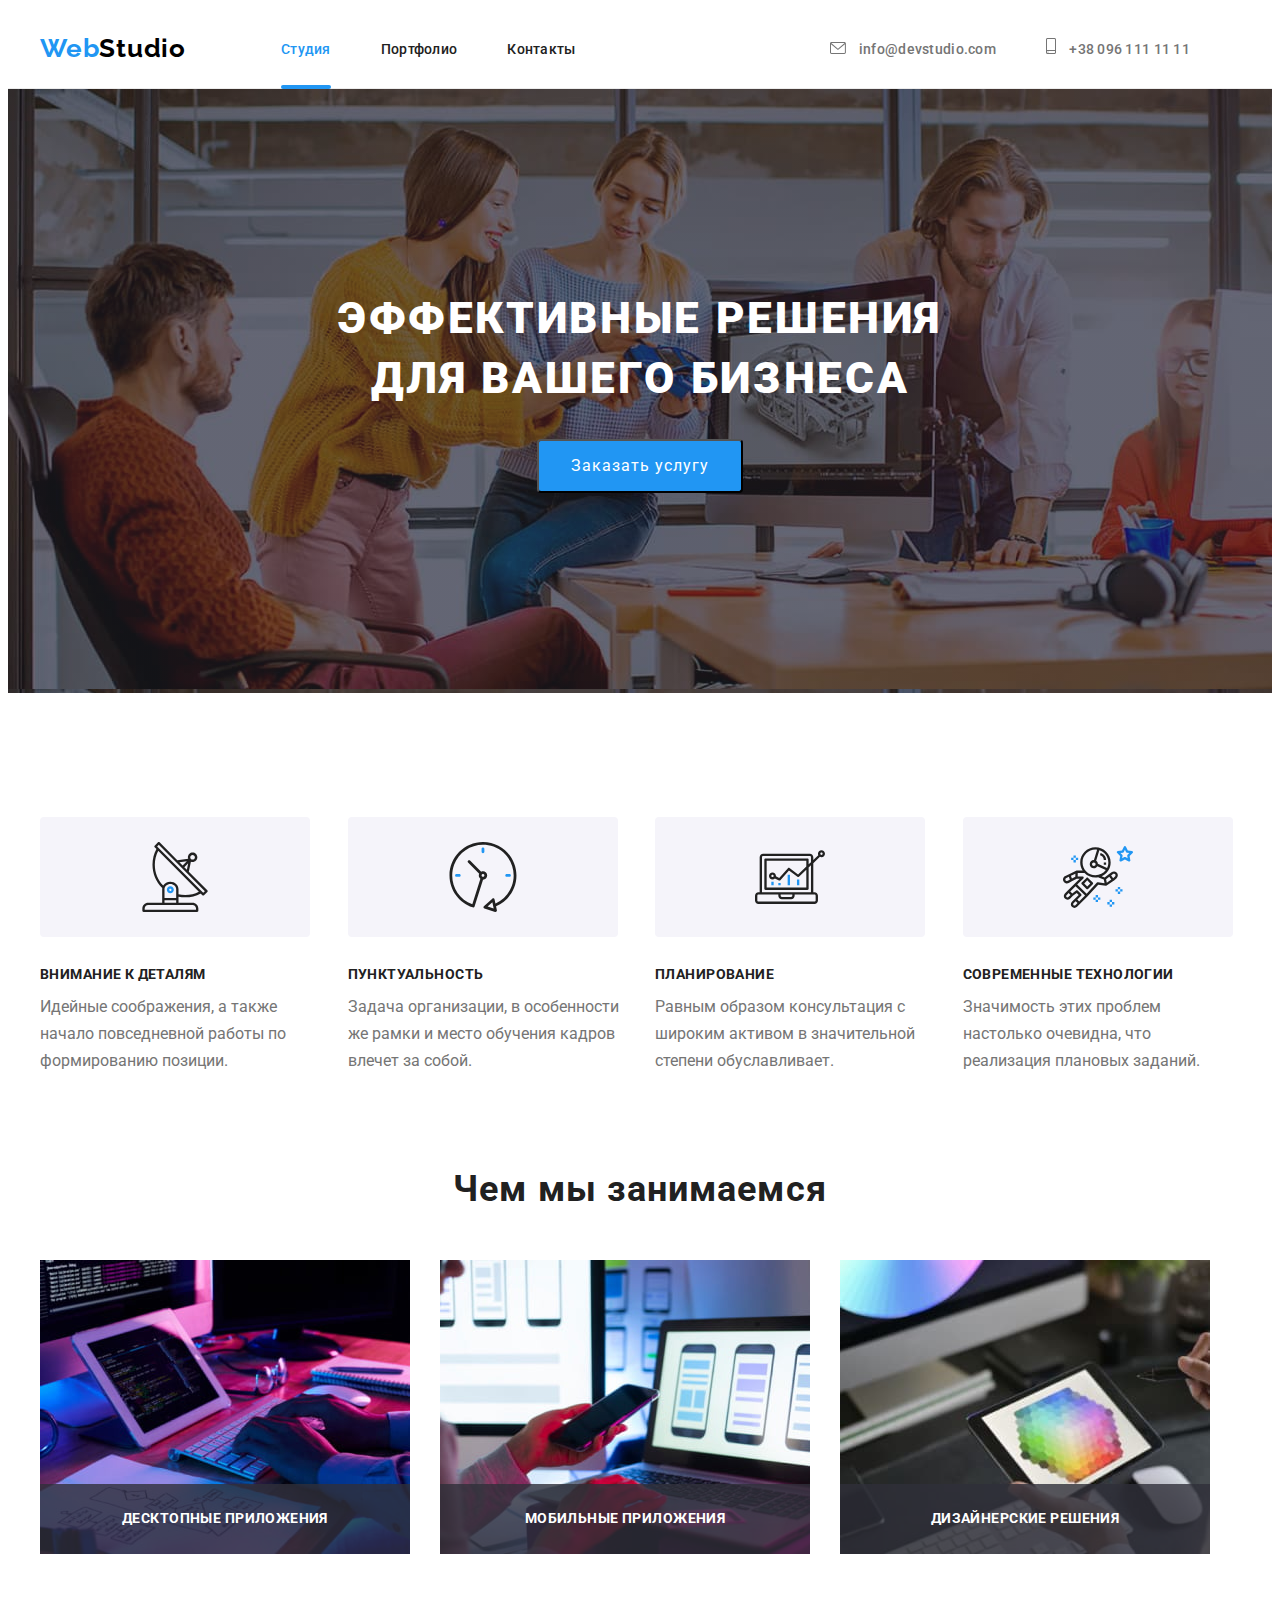
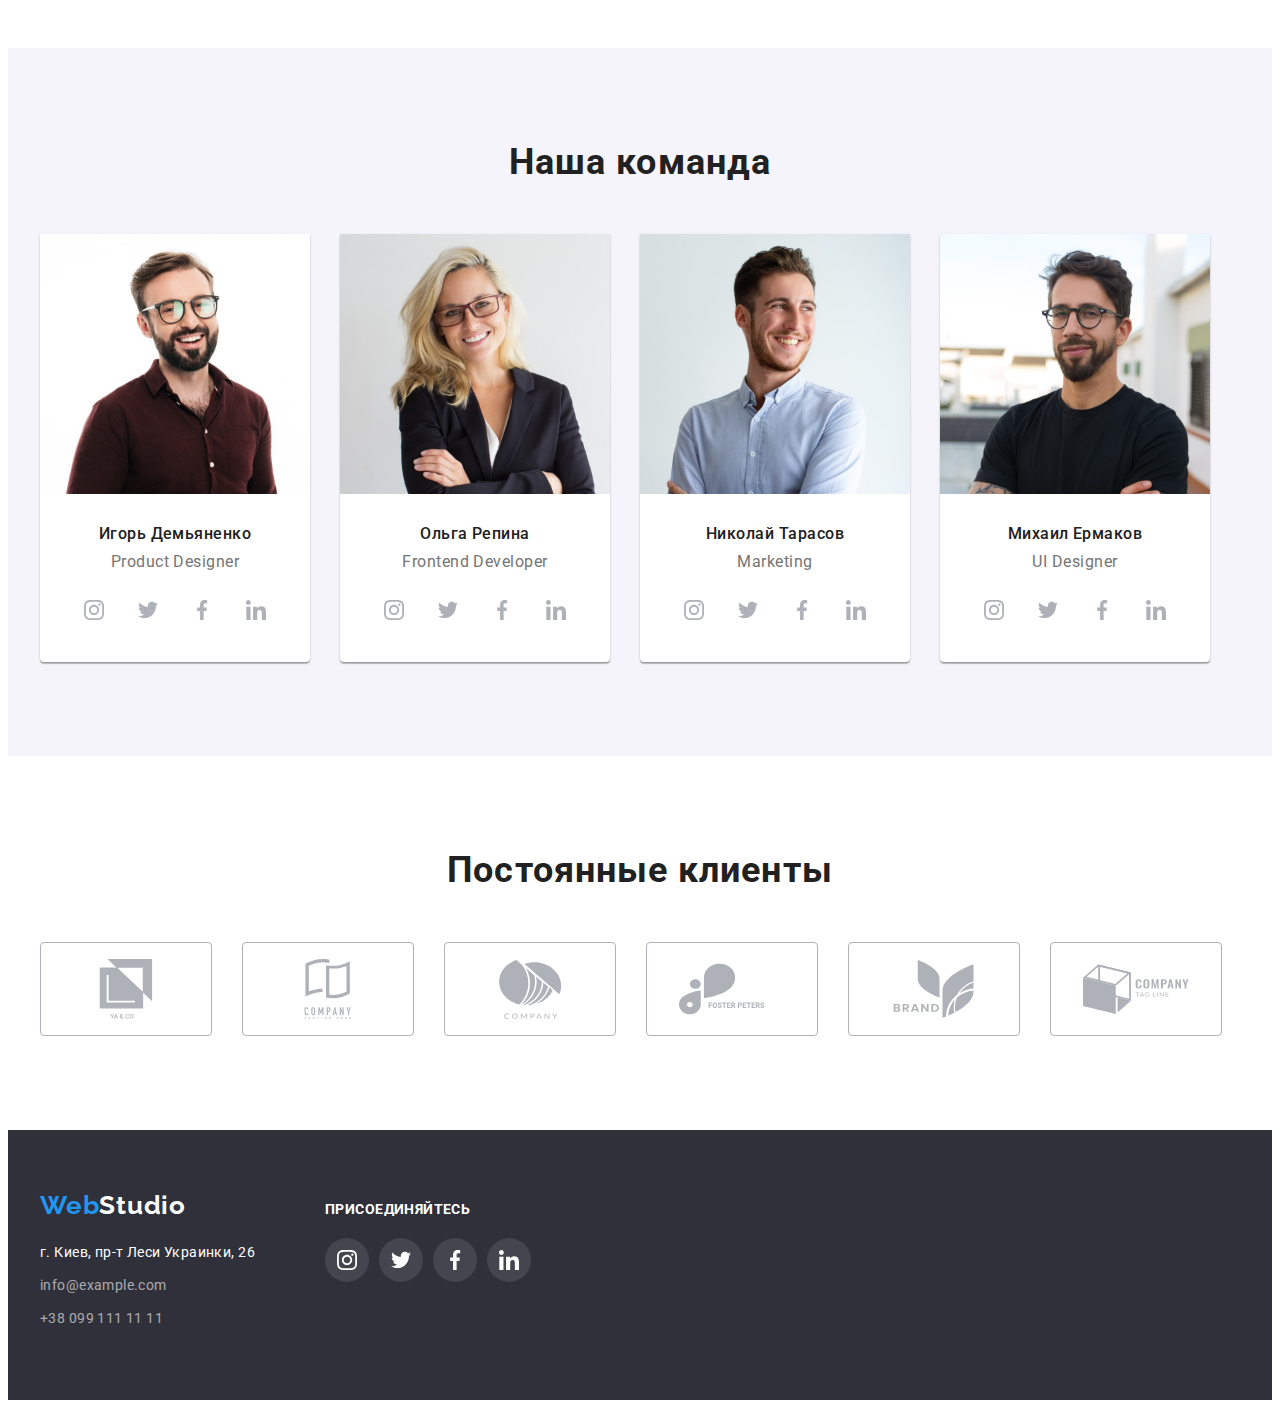
<file: index.html>
<!DOCTYPE html>
<html lang="ru">
<head>
  <meta charset="UTF-8">
  <meta http-equiv="X-UA-Compatible" content="IE=edge">
  <meta name="viewport" content="width=device-width, initial-scale=1.0">
  <title>WebStudio</title>
  <link rel="preconnect" href="https://fonts.gstatic.com">
  <link href="https://fonts.googleapis.com/css2?family=Raleway:wght@700&family=Roboto:wght@400;500;700;900&display=swap" rel="stylesheet">
  <link rel="stylesheet" href="https://cdnjs.cloudflare.com/ajax/libs/modern-normalize/1.0.0/modern-normalize.min.css" integrity="sha512-ISS7cAi1PEhQ8jnbJpJZMd29NlhNj4AWYyLOSp2CE/CsHxTCu+r+t0D2yoJudVrd0/8fTVPUVDzY5Tvli75u/g==" crossorigin="anonymous" referrerpolicy="no-referrer" />
  <link
  rel="stylesheet"
  href="https://cdnjs.cloudflare.com/ajax/libs/animate.css/4.1.1/animate.min.css"
/>
  <link rel="stylesheet" href="./css/styles.css">
</head>


<body>
  <!--HEADER-->
  <header class="header">
    <div class="container header-container">
    <nav class="navigation">
      <a class="logo link" href="./index.html" lang="en">Web<span class="studio">Studio</span></a>
      <ul class="menu list">

        <li class="menu-item">
          <a class="menu-link link current" href="./index.html">Студия</a>
        </li>
        
        <li class="menu-item"><a class="menu-link link" href="./portfolio.html">Портфолио</a></li>
        <li class="menu-item"><a class="menu-link link" href="">Контакты</a></li>
      </ul>
    </nav>

  <ul class="list header-contact">
    <li class="mail-item">
      <a class="header-cont-link link" href="mailto:info@devstudio.com">
      <svg class="icon-mail" width="16" height="12">
        <use href="./header_icons/sprite.svg#icon-mail"></use>
      </svg>
      info@devstudio.com </a>
    </li>
    <li class="telephone-item">
      <a class="header-cont-link link" href="tel:+380961111111">
        <svg class="icon-telephone" width="10" height="16">
          <use href="./header_icons/sprite.svg#icon-telephone"></use>
        </svg>
        +38 096 111 11 11</a></li>
  </ul>
  </div>
  </header>


  <main>

    <!--HERO-->
    <section class="hero">
      <div class="container">
        <h1 class="hero-title">Эффективные решения для вашего бизнеса</h1>
        <button class="modal-btn " type="button" data-modal-open >Заказать услугу</button>
      </div>
      </section>

    <!-- ОСОБЕННОСТИ -->
    <section class="advantages section">
      <div class="container">
      <h2 hidden>Наши особенности</h2>
      <ul class="advantages-list list">
        <li class="advantages-item">
          <div class="advantage-block">
            <svg class="advantage-icon" height ="70" width="70" >
                <use href="./Benefits_icons_svg/symbol-defs.svg#icon-antenna"></use>
            </svg>
        </div>
          <h3 class="advantages-title">Внимание к деталям</h3>
          <p class="description">Идейные соображения, а также начало повседневной работы по формированию позиции.</p>
        </li>
        <li class="advantages-item">
          <div class="advantage-block">
            <svg class="advantage-icon" height ="70" width="70" >
                <use href="./Benefits_icons_svg/symbol-defs.svg#icon-clock"></use>
            </svg>
        </div>
          <h3 class="advantages-title">Пунктуальность</h3>
          <p class="description">Задача организации, в особенности же рамки и место обучения кадров влечет за собой.</p>
        </li>
        <li class="advantages-item">
          <div class="advantage-block">
            <svg class="advantage-icon" height ="70" width="70" >
                <use href="./Benefits_icons_svg/symbol-defs.svg#icon-diagram"></use>
            </svg>
        </div>
          <h3 class="advantages-title">Планирование</h3>
          <p class="description">Равным образом консультация с широким активом в значительной степени обуславливает.</p>
        </li>
        <li class="advantages-item">
          <div class="advantage-block">
            <svg class="advantage-icon" height ="70" width="70" >
                <use href="./Benefits_icons_svg/symbol-defs.svg#icon-astronaut"></use>
            </svg>
        </div>
          <h3 class="advantages-title">Современные технологии</h3>
          <p class="description">Значимость этих проблем настолько очевидна, что реализация плановых заданий.</p>
        </li>
      </ul>
    </div>
    </section>

      <!-- ЧЕМ МЫ ЗАНИМАЕМСЯ -->
      <section class="our-work">
        <div class="container">
        <h2 class="our-work-title">Чем мы занимаемся</h2>

        <ul class="work-list list">



          <li class="work-list-item">
            <div class="img-wrapper-projects">
            <img src="./img_what_we_do/box1.jpg" alt="Десктопные приложения" width="370" height="294">
            <p class="work-img-description">Десктопные приложения</p>
          </div>
          </li>


          <li class="work-list-item">
            <div class="img-wrapper-projects">
            <img src="./img_what_we_do/box2.jpg" alt="Мобильные приложения" width="370" height="294">
            <p class="work-img-description">Мобильные приложения</p>
          </div>
          </li>



          <li class="work-list-item">
            <div class="img-wrapper-projects">
            <img src="./img_what_we_do/box3.jpg" alt="Дизайнерские решения" width="370" height="294">
            <p class="work-img-description">Дизайнерские решения</p>
            </div>
          </li>


        </ul>
      </div>
      </section>

      <!-- НАША КОМАНДА -->
      <section class="our-team section">
        <div class="container">
        <h2 class="our-team-title">Наша команда</h2>
        <ul class="list our-team-list">
          <li class="our-team-li-item">
            <img class="team-img"  src="./our_team/igor_demyanenko.jpg" alt="Игорь Демьяненко" width="270" height="260">
            <div class="team-info">
            <h3 class="team-members">Игорь Демьяненко</h3>
            <p lang="en" class="work-position">Product Designer</p>
            <ul class="masters-socials list socials-list">
              <li class="social-item">
                <a href="" class="social-link link">
                  <svg class="social-icon" width="20" height="20">
                    <use href="./social_links/sprite.svg#icon-instagram"></use>
                  </svg>
                </a>
              </li>
              <li class="social-item">
                <a href="" class="social-link link">
                  <svg class="social-icon" width="20" height="20">
                    <use href="./social_links/sprite.svg#icon-twitter"></use>
                  </svg>
                </a>
              </li>
              <li class="social-item">
                <a href="" class="social-link link">
                  <svg class="social-icon" width="20" height="20">
                    <use href="./social_links/sprite.svg#icon-facebook"></use>
                  </svg>
                </a>
              </li>
              <li class="social-item">
                <a href="" class="social-link link">
                  <svg class="social-icon" width="20" height="20">
                    <use href="./social_links/sprite.svg#icon-linkedin"></use>
                  </svg>
                </a>
              </li>
            </ul>
          </div>
          </li>
        
          <li class="our-team-li-item">
            <img class="team-img" src="./our_team/olga_repina.jpg" alt="Ольга Репина" width="270" height="260">
            <div class="team-info">
            <h3 class="team-members">Ольга Репина</h3>
            <p lang="en" class="work-position">Frontend Developer</p>
            <ul class="masters-socials list socials-list">
              <li class="social-item">
                <a href="" class="social-link link">
                  <svg class="social-icon" width="20" height="20">
                    <use href="./social_links/sprite.svg#icon-instagram"></use>
                  </svg>
                </a>
              </li>
              <li class="social-item">
                <a href="" class="social-link link">
                  <svg class="social-icon" width="20" height="20">
                    <use href="./social_links/sprite.svg#icon-twitter"></use>
                  </svg>
                </a>
              </li>
              <li class="social-item">
                <a href="" class="social-link link">
                  <svg class="social-icon" width="20" height="20">
                    <use href="./social_links/sprite.svg#icon-facebook"></use>
                  </svg>
                </a>
              </li>
              <li class="social-item">
                <a href="" class="social-link link">
                  <svg class="social-icon" width="20" height="20">
                    <use href="./social_links/sprite.svg#icon-linkedin"></use>
                  </svg>
                </a>
              </li>
            </ul>
          </li>
          <li class="our-team-li-item">
            <img class="team-img" src="./our_team/nikolay_tarasov.jpg" alt="Николай Тарасов" width="270" height="260">
            <div class="team-info">
            <h3 class="team-members">Николай Тарасов</h3>
            <p lang="en" class="work-position">Marketing</p>
          <ul class="masters-socials list socials-list">
            <li class="social-item">
              <a href="" class="social-link link">
                <svg class="social-icon" width="20" height="20">
                  <use href="./social_links/sprite.svg#icon-instagram"></use>
                </svg>
              </a>
            </li>
            <li class="social-item">
              <a href="" class="social-link link">
                <svg class="social-icon" width="20" height="20">
                  <use href="./social_links/sprite.svg#icon-twitter"></use>
                </svg>
              </a>
            </li>
            <li class="social-item">
              <a href="" class="social-link link">
                <svg class="social-icon" width="20" height="20">
                  <use href="./social_links/sprite.svg#icon-facebook"></use>
                </svg>
              </a>
            </li>
            <li class="social-item">
              <a href="" class="social-link link">
                <svg class="social-icon" width="20" height="20">
                  <use href="./social_links/sprite.svg#icon-linkedin"></use>
                </svg>
              </a>
            </li>
          </ul>
        </div>
          </li>
        

          <li class="our-team-li-item">
            <img class="team-img" src="./our_team/mykhailo_ermakov.jpg" alt="Михаил Ермаков" width="270" height="260">
            <div class="team-info">
            <h3 class="team-members">Михаил Ермаков</h3>
            <p lang="en" class="work-position">UI Designer</p>
          <ul class="masters-socials list socials-list">
            <li class="social-item">
              <a href="" class="social-link link">
                <svg class="social-icon" width="20" height="20">
                  <use href="./social_links/sprite.svg#icon-instagram"></use>
                </svg>
              </a>
            </li>
            <li class="social-item">
              <a href="" class="social-link link">
                <svg class="social-icon" width="20" height="20">
                  <use href="./social_links/sprite.svg#icon-twitter"></use>
                </svg>
              </a>
            </li>
            <li class="social-item">
              <a href="" class="social-link link">
                <svg class="social-icon" width="20" height="20">
                  <use href="./social_links/sprite.svg#icon-facebook"></use>
                </svg>
              </a>
            </li>
            <li class="social-item">
              <a href="" class="social-link link">
                <svg class="social-icon" width="20" height="20">
                  <use href="./social_links/sprite.svg#icon-linkedin"></use>
                </svg>
              </a>
            </li>
          </ul>
        </div>
          </li>
        </ul>
     
      </section>

        <!--CLIENTS-->
    <section class="clients block">
      <h2 class="clients-title">Постоянные клиенты</h2>
      <div class="container">
          <ul class="list clients-list">
              <li class="clients-items">
                  <a class="client-link" href="">
                      <svg class="clients-icon" width="106" height="60" >
                          <use href="./Clients-icons/symbol-defs.svg#icon-YA-CO"></use>
                      </svg>
                  </a>
              </li>
              <li class="clients-items">
                  <a class="client-link" href="">
                      <svg class="clients-icon" width="106" height="60">
                          <use href="./Clients-icons/symbol-defs.svg#icon-TAGLINE-HERE"></use>
                      </svg>
                  </a>
              </li>
              <li class="clients-items">
                  <a class="client-link" href="">
                      <svg class="clients-icon" width="106" height="60">
                          <use href="./Clients-icons/symbol-defs.svg#icon-COMPANY"></use>
                      </svg>
                  </a>
              </li>
              <li class="clients-items">
                  <a class="client-link" href="">
                      <svg class="clients-icon" width="106" height="60">
                          <use href="./Clients-icons/symbol-defs.svg#icon-FOSTER-PETERS"></use>
                      </svg>
                  </a>
              </li>
              <li class="clients-items">
                  <a class="client-link" href="">
                      <svg class="clients-icon" width="106" height="60">
                          <use href="./Clients-icons/symbol-defs.svg#icon-BRAND"></use>
                      </svg>
                  </a>
              </li>
              <li class="clients-items">
                  <a class="client-link" href="">
                      <svg class="clients-icon" width="106" height="60">
                          <use href="./Clients-icons/symbol-defs.svg#icon-TAG-LINE"></use>
                      </svg>
                  </a>
              </li>
          </ul>
      </div>
  </section>
  </main>

  <!--Сontacts-->
  <footer class="footer">
    <div class="container foot-container">
        <div>
          <a class="link logo-footer" href="" lang="en">Web<span class="studio-foooter">Studio</span></a>
        <address class="contact">
          <ul class="list">
            <li class="footer-contact-item">
              <a class="link address" href="https://goo.gl/maps/NLtpxNDjxmrNBVrA6" target="_blank" rel="noopener noreferrer">г. Киев, пр-т Леси Украинки, 26</a>
            </li>
            <li class="footer-contact-item">
              <a class="link footer-cont-link" href="mailto:info@example.com">info@example.com</a>
            </li>
            <li class="footer-contact-item">
              <a class="link footer-cont-link" href="tel:+380991111111">+38 099 111 11 11</a>
            </li>
          </ul>
        </address>
        </div>

        <div class="foot-block">
            <h3 class="foot-title">присоединяйтесь</h3>
            <ul class="foot-list list">
                <li class="foot-social-item">
                    <a class="foot-social-link" href="">
                        <svg class="foot-social-icon" height="20" width="20">
                            <use href="./social_links/sprite.svg#icon-instagram"></use>
                        </svg>
                    </a>
                </li>
                <li class="foot-social-item">
                    <a class="foot-social-link" href="">
                        <svg class="foot-social-icon" height="20" width="20">
                            <use href="./social_links/sprite.svg#icon-twitter"></use>
                        </svg>
                    </a>
                </li>
                <li class="foot-social-item">
                    <a class="foot-social-link" href="">
                        <svg class="foot-social-icon" height="20" width="20">
                            <use href="./social_links/sprite.svg#icon-facebook"></use>
                        </svg>
                    </a>
                </li>
                <li class="foot-social-item">
                    <a class="foot-social-link" href="">
                        <svg class="foot-social-icon" height="20" width="20">
                            <use href="./social_links/sprite.svg#icon-linkedin"></use>
                        </svg>
                    </a>
                </li>
            </ul>
        </div>
    </div> 
</footer>



<div class="backdrop is-hidden" data-modal>
  <div class="modal">
     <button type="button" class="close-btn" data-modal-close>
         <svg class="close-btn-icon" height="30" width="30">
           <use href="./close-btn/symbol-defs.svg#icon-close"></use>
        </svg>
    </button>
  </div>

</div>

<script src="./js/modal.js"></script>
</body>
</html>
</file>
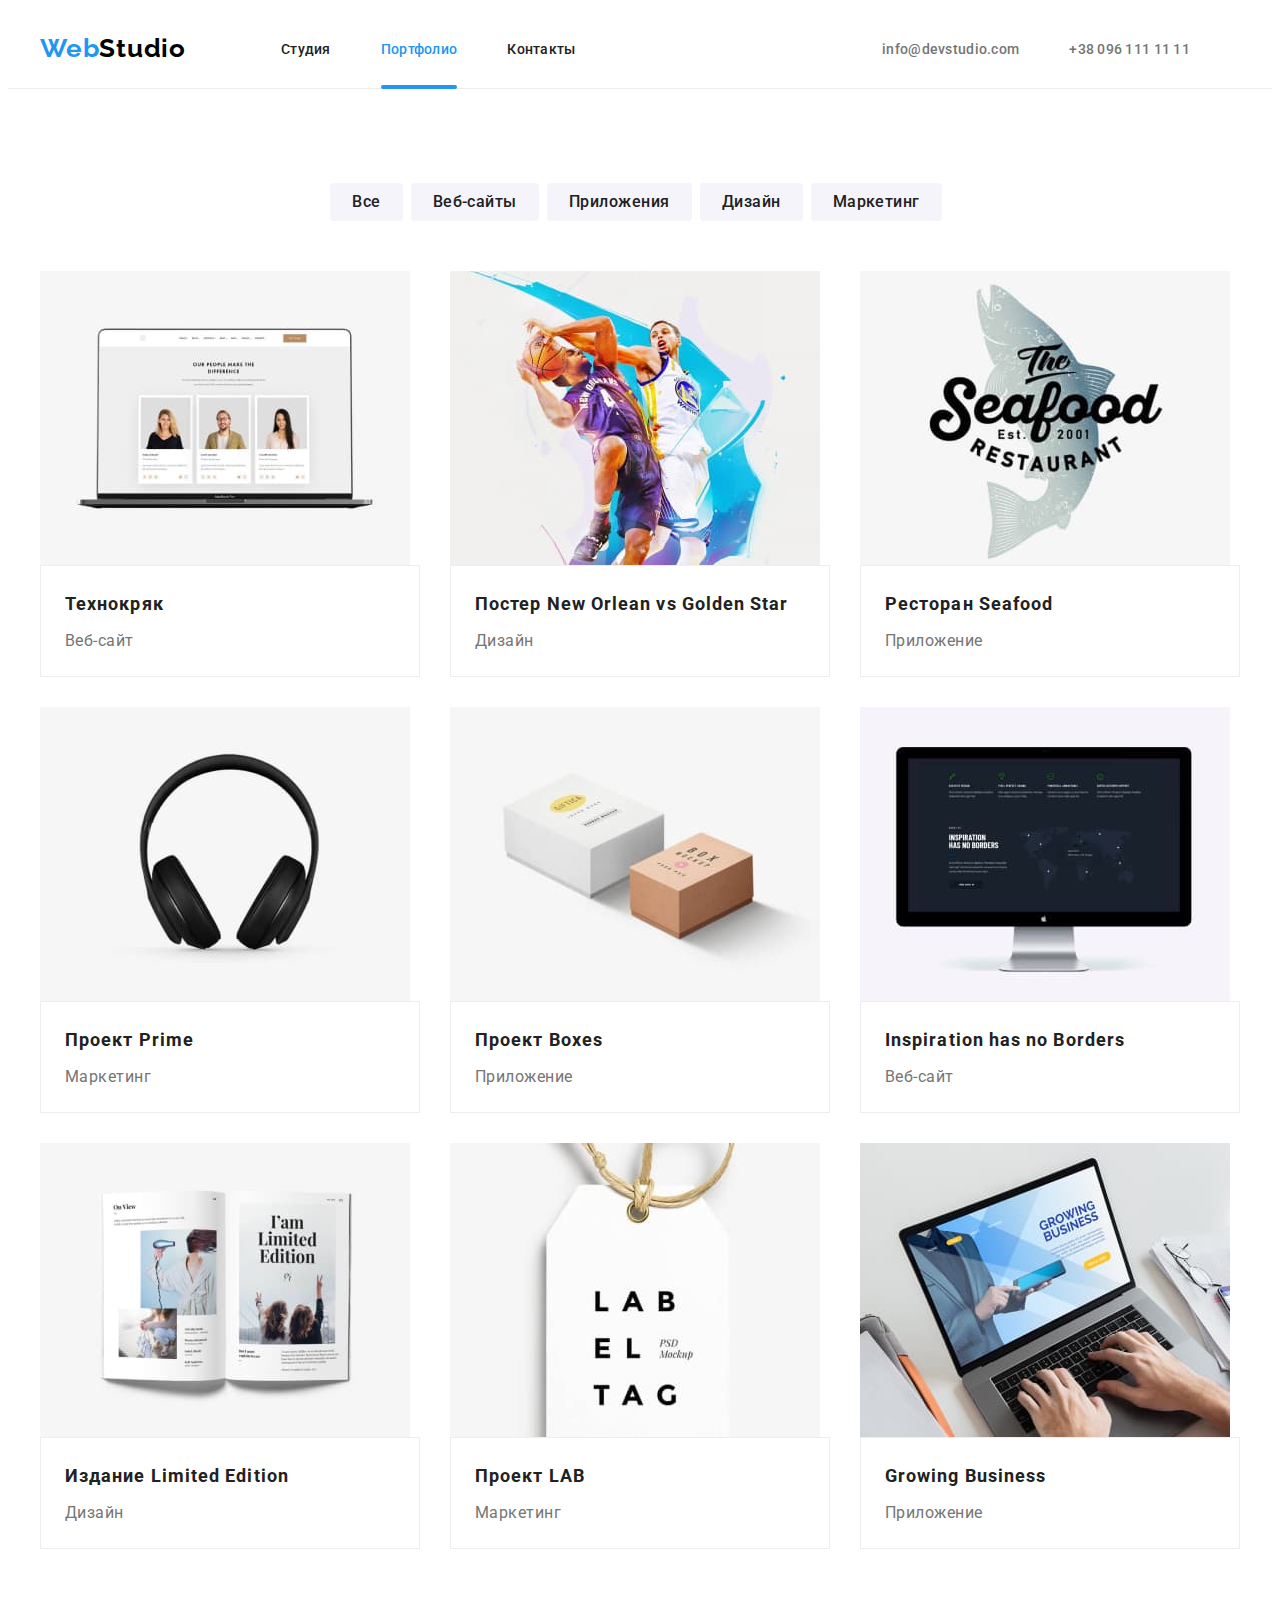
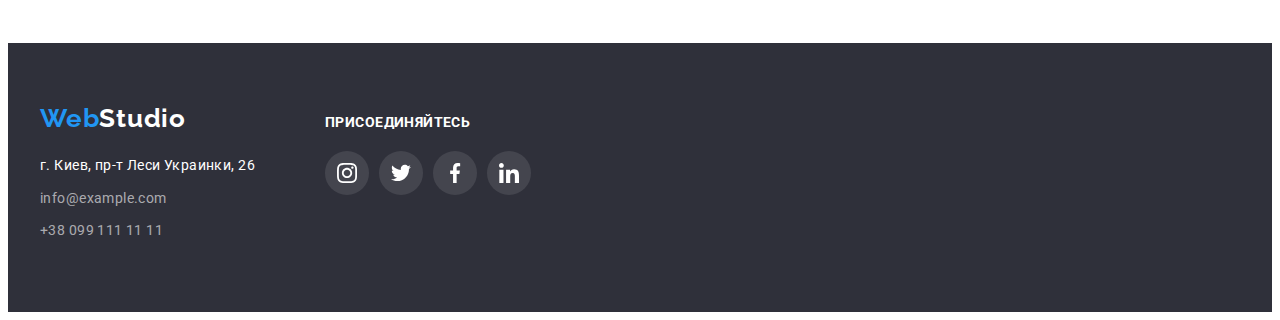
<file: portfolio.html>
<!DOCTYPE html>
<html lang="ru">
<head>
  <meta charset="UTF-8">
  <meta http-equiv="X-UA-Compatible" content="IE=edge">
  <meta name="viewport" content="width=device-width, initial-scale=1.0">
  <title>WebStudio</title>
  <link rel="preconnect" href="https://fonts.gstatic.com">
  <link href="https://fonts.googleapis.com/css2?family=Raleway:wght@700&family=Roboto:wght@400;500;700;900&display=swap" rel="stylesheet">
  <link rel="stylesheet" href="https://cdnjs.cloudflare.com/ajax/libs/modern-normalize/1.0.0/modern-normalize.min.css" integrity="sha512-ISS7cAi1PEhQ8jnbJpJZMd29NlhNj4AWYyLOSp2CE/CsHxTCu+r+t0D2yoJudVrd0/8fTVPUVDzY5Tvli75u/g==" crossorigin="anonymous" referrerpolicy="no-referrer" />
  <link rel="stylesheet" href="./css/styles.css">
</head>


<body>
    <!--HEADER-->
    <header class="header">
      <div class="container header-container">
      <nav class="navigation">
        <a class="logo link" href="./index.html" lang="en">Web<span class="studio">Studio</span></a>
        <ul class="menu list">
          <li class="menu-item"><a class="menu-link link" href="./index.html">Студия</a></li>
          <li class="menu-item"><a class="menu-link link current" href="./portfolio.html">Портфолио</a></li>
          <li class="menu-item"><a class="menu-link link" href="">Контакты</a></li>
        </ul>
      </nav>
  
    <ul class="list header-contact">
      <li><a class="header-cont-link link" href="mailto:info@devstudio.com">info@devstudio.com</a></li>
      <li><a class="header-cont-link link" href="tel:+380961111111">+38 096 111 11 11</a></li>
    </ul>
    </div>
    </header>
  

  <main>
    <section class="project">
        <h2 hidden> Наши продукты </h2>
        <div class="container">
          <ul class="project-btn list">
            <li class="btn-items"><button class="btn-list" type="button">Все</button></li>
            <li class="btn-items"><button class="btn-list" type="button">Веб-сайты</button></li>
            <li class="btn-items"><button class="btn-list" type="button">Приложения</button></li>
            <li class="btn-items"><button class="btn-list" type="button">Дизайн</button></li>
            <li class="btn-items"><button class="btn-list" type="button">Маркетинг</button></li>
        </ul>
      </div>

      <div class="container">
       
       
       
       
       
       
       
        <ul class="products list">
          <li class="product-list">
              <a href="" class="project-item-link link">
                <div class="img-wrapper">

                  <img src="./portfolio/img-1.jpg" alt="Веб-сайт" width="370" height="294">
                  <p class="overlay">Технокряк это современная площадка распространения коронавируса. Компании используют эту платформу для цифрового шпионажа и атак на защищённые сервера конкурентов.</p>

                </div>
                  
                  <div class="project-content">
                  <h2 class="product-title">Технокряк</h2>
                  <p class="product-item">Веб-сайт</p>
                  </div>
              </a>
          </li>






          <li class="product-list">
              <a href="" class="project-item-link link">
                <div class="img-wrapper">
                  <img src="./portfolio/img-2.jpg" alt="Дизайн постера" width="370" height="294"> 
                  <p class="overlay"></p>
                </div>
                
                  <div class="project-content">
                  <h2 class="product-title">Постер New Orlean vs Golden Star</h2>
                  <p class="product-item">Дизайн</p>
                </div>
              </a>
          </li>


          <li class="product-list">
              <a href="" class="project-item-link link">
                <div class="img-wrapper">
                  <img src="./portfolio/img-3.jpg" alt="Лого ресторана" width="370" height="294">
                  <p class="overlay"></p>
                </div>

                  <div class="project-content">
                  <h2 class="product-title">Ресторан Seafood</h2>
                  <p class="product-item">Приложение</p>
                </div>
              </a>
          </li>



          <li class="product-list">
              <a href="" class="project-item-link link">
                <div class="img-wrapper">
                  <img src="./portfolio/img-4.jpg" alt="Наушники" width="370" height="294">
                  <p class="overlay"></p>
                </div>

                  <div class="project-content">
                  <h2 class="product-title">Проект Prime</h2>
                  <p class="product-item">Маркетинг</p>
                </div>
              </a>
          </li>



          <li class="product-list">
              <a href="" class="project-item-link link">
                  <div class="img-wrapper">
                  <img src="./portfolio/img-5.jpg" alt="Картонные коробки" width="370" height="294">
                  <p class="overlay"></p>
                </div>


                  <div class="project-content">
                  <h2 class="product-title">Проект Boxes</h2>
                  <p class="product-item">Приложение</p>
                </div>
              </a>
          </li>
          <li class="product-list">
              <a href="" class="project-item-link link">
                <div class="img-wrapper">
                  <img src="./portfolio/img-6.jpg" alt="Веб-сайт на мониторе" width="370" height="294">
                  <p class="overlay"></p>
                </div>

                  <div class="project-content">
                  <h2 class="product-title">Inspiration has no Borders</h2>
                  <p class="product-item">Веб-сайт</p>
                </div>
              </a>
          </li>
          <li class="product-list">
              <a href="" class="project-item-link link">
                <div class="img-wrapper">
                  <img src="./portfolio/img-7.jpg" alt="Журнал" width="370" height="294">
                  <p class="overlay"></p>
                </div>

                  <div class="project-content">
                  <h2 class="product-title">Издание Limited Edition</h2>
                  <p class="product-item">Дизайн</p>
                </div>
              </a>
          </li>
          <li class="product-list">
              <a href="" class="project-item-link link">
                <div class="img-wrapper">
                  <img src="./portfolio/img-8.jpg" alt="Бирка Lable" width="370" height="294">
                  <p class="overlay"></p>
                </div>

                  <div class="project-content">
                  <h2 class="product-title">Проект LAB</h2>
                  <p class="product-item">Маркетинг</p>
                </div>
              </a>
          </li>
          <li class="product-list">
              <a href="" class="project-item-link link">
                <div class="img-wrapper">
                  <img src="./portfolio/img-9.jpg" alt="Приложение на ноуте" width="370" height="294">
                  <p class="overlay"></p>
                </div>
                
                  <div class="project-content">
                  <h2 class="product-title">Growing Business</h2>
                  <p class="product-item">Приложение</p>
                </div>
              </a>
          </li>
      </ul>
    </div>
    </section>
    
  </main>

   <!--Сontacts-->
   <footer class="footer">
    <div class="container foot-container">
        <div>
          <a class="link logo-footer" href="" lang="en">Web<span class="studio-foooter">Studio</span></a>
        <address class="contact">
          <ul class="list">
            <li class="footer-contact-item">
              <a class="link address" href="https://goo.gl/maps/NLtpxNDjxmrNBVrA6" target="_blank" rel="noopener noreferrer">г. Киев, пр-т Леси Украинки, 26</a>
            </li>
            <li class="footer-contact-item">
              <a class="link footer-cont-link" href="mailto:info@example.com">info@example.com</a>
            </li>
            <li class="footer-contact-item">
              <a class="link footer-cont-link" href="tel:+380991111111">+38 099 111 11 11</a>
            </li>
          </ul>
        </address>
        </div>

        <div class="foot-block">
            <h3 class="foot-title">присоединяйтесь</h3>
            <ul class="foot-list list">
                <li class="foot-social-item">
                    <a class="foot-social-link" href="">
                        <svg class="foot-social-icon" height="20" width="20">
                            <use href="./social_links/sprite.svg#icon-instagram"></use>
                        </svg>
                    </a>
                </li>
                <li class="foot-social-item">
                    <a class="foot-social-link" href="">
                        <svg class="foot-social-icon" height="20" width="20">
                            <use href="./social_links/sprite.svg#icon-twitter"></use>
                        </svg>
                    </a>
                </li>
                <li class="foot-social-item">
                    <a class="foot-social-link" href="">
                        <svg class="foot-social-icon" height="20" width="20">
                            <use href="./social_links/sprite.svg#icon-facebook"></use>
                        </svg>
                    </a>
                </li>
                <li class="foot-social-item">
                    <a class="foot-social-link" href="">
                        <svg class="foot-social-icon" height="20" width="20">
                            <use href="./social_links/sprite.svg#icon-linkedin"></use>
                        </svg>
                    </a>
                </li>
            </ul>
        </div>
    </div>
</footer>



</body>
</html>
</file>
<file: css/styles.css>
:root{
    --accent-color:#2196F3;
    --main-font: 'Roboto', sans-serif;
    --secondary-font:'Raleway', sans-serif; 
    --prymary-white-color: #ffffff;
}

h1,
h2,
h3,
h4,
h5,
h6,
p{
    margin-top: 0;
    margin-bottom: 0;
}

ul, ol{
    margin-top: 0;
    margin-bottom: 0;
    padding-left: 0;
}

img{
    display: block;
}

.list{
    list-style: none;
}
.link{
    text-decoration: none;
}

body{
    font-family: var(--main-font);
    background-color: var(--prymary-white-color);
}

.container{
    width: 1200px;
    margin: 0 auto;
    padding-left: 15px;
    padding-right: 15px;
    
}
/* ========COMPONENTS============ */
.section{ 
    padding-top: 94px;
    padding-bottom: 94px;
}


/*----------LOGO-------------*/
.logo{
    margin-right: 95px;
    margin-top: 25px;
    margin-bottom: 24px;
    font-family: var(--secondary-font);
    font-weight: 700;
    font-size: 26px;
    line-height: 31px;
    letter-spacing: 0.03em;
    color: #2196F3;
}
.studio{
    color: black;
}
/*----------HEADER-------------*/
.header {
    border-bottom: 1px solid #ececec;}

.header-container{
    display: flex;
    align-items: center;
    justify-content: space-between;   
}

.menu-item:not(:last-child){
    margin-right: 50px;
}

.navigation{
    display: flex;
    align-items: center;
}

.menu{
    display: flex;
    align-items: center;
}
.header-contact{
    display: flex;
    align-items: center;
}

.icon-mail{
    margin-right: 10px;
    fill: currentColor;
}
.icon-telephone{
    margin-right: 10px;
    fill: currentColor;
}
.navigation .link.current{
    color: var(--accent-color);
}
.menu-link {
    padding-bottom: 32px;
    padding-top: 32px;
    position: relative;
    font-weight: 500;
    font-size: 14px;
    line-height: 1.14;
    letter-spacing: 0.02em;
    color: #212121;
    transition: color 250ms cubic-bezier(0.4, 0, 0.2, 1), 
    text-shadow 250ms cubic-bezier(0.4, 0, 0.2, 1);
    
}

.current::after{
    position: absolute;
    content:"";
    /* display: block; */
    left: 0;
    bottom: 0;
    width: 100%;
    height: 4px;
    border-radius: 2px;
    background-color: var(--accent-color);

    left: 0;
    bottom: 0;

    transform: scaleX(1);

    transition: background-color 250ms cubic-bezier(0.4, 0, 0.2, 1),
    transform 250ms cubic-bezier(0.4, 0, 0.2, 1);
}

.current:hover::after{
    transform: scaleX(0.5);
    
}


.menu-link:hover,
.menu-link:focus,
.menu-link:active {
    color: var(--accent-color);
    text-shadow: 0px 4px 4px rgba(0, 0, 0, 0.25);
}

.header-cont-link {
    font-weight: 500;
    font-size: 14px;
    line-height: 1.14;
    letter-spacing: 0.02em;
    color: #757575;
    margin-right: 50px;
    transition: color 250ms cubic-bezier(0.4, 0, 0.2, 1);
    
}

.header-cont-link:hover,
.header-cont-link:focus{
   color: var(--accent-color);
}



/*----------END HEADER-------------*/
/*----------HERO-------------*/
.hero{
    background-color: #2f303a;
    padding: 200px 0;
    background-image: linear-gradient(
        rgba(47, 48, 58, 0.4),
        rgba(47, 48, 58, 0.4)
        ),
        url(../hero_img/hero.jpg);
}
.hero-title{
    font-weight: 900;
    font-size: 44px;
    line-height: 1.36;
    letter-spacing: 0.06em;
    text-transform: uppercase;
    color: #FFFFFF;

    max-width: 696px;
    text-align: center;
    margin: 0 auto;
    margin-bottom: 30px;

}

.modal-btn{
    padding: 10px 32px;
    font-family: inherit;
    font-weight: 400;
    font-size: 16px;
    line-height: 1.87;
    letter-spacing: 0.06em;
    align-items: center;
    border-radius: 4px;
    cursor: pointer;
    color: #FFFFFF;
    background-color: var(--accent-color);
    margin: 0 auto;
    display: block;
    transition: color 250ms cubic-bezier(0.4, 0, 0.2, 1), 
                background-color 250ms cubic-bezier(0.4, 0, 0.2, 1) ;

}

.modal-btn:hover,
.modal-btn:focus{
    background-color: #188CE8;
}

/*----------END HERO-------------*/

/*----------НАШИ ОСОБЕННОСТИ-------------*/
.advantages-list{
    display: flex;
    margin-left: -30px;
}

.advantages-item{
    flex-basis: calc((100% - 120px) / 4);
    margin-left: 30px;
    margin-top: 30px;
}
.advantages-title{
    font-style: 400;
    font-weight: bold;
    font-size: 14px;
    line-height: 1.14;
    letter-spacing: 0.03em;
    text-transform: uppercase;
    color: #212121;
    margin-bottom: 10px;
}
.description{
    line-height: 1.71;
    color: #757575;
}

.advantage-block {
    display: flex;
    justify-content: center;
    align-items: center;
    width: 270px;
    height: 120px;
    background: #f5f4fa;
    border-radius: 4px;
    margin-bottom: 30px;
}
/*----------КОНЕЦ НАШИ ОСОБЕННОСТИ-------------*/
/*----------ЧЕМ МЫ ЗАНИМАЕМСЯ-------------*/
.our-work{
    padding-bottom: 94px;
}
.work-list-item{
    margin-left: 30px;
    margin-top: 30px;
    position: relative;
}

.work-list{
    display: flex;
    flex-basis: calc((100% - 90px) / 3);
    margin-left: -30px;
    margin-top: -30px;
}
.our-work-title{
    font-weight: 700;
    font-size: 36px;
    line-height: 1.16;
    text-align: center;
    letter-spacing: 0.03em;
    color: #212121;

    margin-bottom: 50px;
}

.work-img-description{
    display: flex;
    align-items: center;
    justify-content: center;
    position: absolute;
    left: 0;
    bottom: 0;
    font-weight: 700;
    font-size: 14px;
    line-height: 1.14;
    text-align: center;
    letter-spacing: 0.03em;
    text-transform: uppercase;
    margin: 0;
    color: #FFFFFF;
    background-color: rgba(47, 48, 58, 0.8);

    width: 100%;

    width: 100%;
    height: 70px;
}
/*----------КОНЕЦ ЧЕМ МЫ ЗАНИМАЕМСЯ-------------*/
/*----------НАША КОМАНДА-------------*/
.our-team{
    background-color: #F5F4FA;
}
.our-team-title{
    font-weight: 700;
    font-size: 36px;
    line-height: 1.16;
    text-align: center;
    letter-spacing: 0.03em;
    color: #212121;

    margin-bottom: 50px;
}
.our-team-list{
    display: flex;
    flex-wrap: wrap;
    flex-basis: calc((100% - 120px) / 4);
    margin-left: -30px;
    margin-top: -30px;
}
.our-team-li-item{
    margin-left: 30px;
    margin-top: 30px;
    background: #ffffff;
    box-shadow: 0px 1px 3px rgba(0, 0, 0, 0.12), 0px 1px 1px rgba(0, 0, 0, 0.14), 0px 2px 1px rgba(0, 0, 0, 0.2);
    border-radius: 0px 0px 4px 4px;
}
.team-members{
    font-weight: 500;
    font-size: 16px;
    line-height: 1.19;    
    text-align: center;
    letter-spacing: 0.03em;
    margin-bottom: 10px;
    color:  #212121;
}
.work-position{
    font-family: var(--main-font);
    font-weight: 400;
    font-size: 16px;
    line-height: 1.18;
    text-align: center;
    letter-spacing: 0.03em;
    color: #757575;
    margin-bottom: 16px;
}


.team-info{
    padding-top: 30px;
    padding-bottom: 30px;
}
.socials-list{
    display: flex;
    justify-content: center;
}

.social-item{
    width: 44px;
    height: 44px;
}
.social-item:not(:last-child){
    margin-right:10px;
}

.social-icon{
    fill: #AFB1B8;
}
.social-link{
    width: 100%;
    height: 100%;
    display: flex;
    align-items: center;
    justify-content: center;
    border-radius: 50%;
    background-color: #ffffff;


    transition: fill 250ms cubic-bezier(0.4, 0, 0.2, 1),
    background-color 250ms cubic-bezier(0.4, 0, 0.2, 1),
    color 250ms cubic-bezier(0.4, 0, 0.2, 1);
    
}

.social-link:hover .social-icon,
.social-link:focus .social-icon{   
fill: #FFFFFF;
}

.social-link:hover,
.social-link:focus{
    background-color: var(--accent-color);
}

/*----------КОНЕЦ НАША КОМАНДА-------------*/
/* ===============CLIENTS================== */
.clients-title{
    font-weight: 700;
    font-size: 36px;
    line-height: 1.16;
    text-align: center;
    letter-spacing: 0.03em;
    color: #212121;
    margin-top: 94px;
    margin-bottom: 50px;
}
.clients-list{
    display: flex;
    margin-bottom: 94px;
}
.client-link {
    display: flex;
    justify-content: center;
    align-items: center;
  }
  
  .client-link:not(:last-child) {
    margin-right: 30px;
  }

  .client-link {
    width: 170px;
    height: 92px;
    border: 1px solid #afb1b8;
    border-radius: 4px;
    fill: #AFB1B8;
    transition: fill 250ms cubic-bezier(0.4, 0, 0.2, 1),
    background-color 250ms cubic-bezier(0.4, 0, 0.2, 1),
    border-color 250ms cubic-bezier(0.4, 0, 0.2, 1) ;
  }
  
  .client-link:hover,
  .client-link:focus {
    fill: var(--accent-color);
    background-color: white;
    border-color: var(--accent-color);
  }
  .clients-items:not(:last-child) {
    margin-right: 30px;
  }

/*----------FOOTER-------------*/
footer{
    background-color: #2f303a;
}
.footer{
    padding-top: 60px;
    padding-bottom: 60px;
}
.contact{
    margin-top: 20px;
}

.logo-footer{
    font-family: 'Raleway', sans-serif; 
    font-weight: 700;
    font-size: 26px;
    line-height: 1.19;
    letter-spacing: 0.03em;
    color: #2196F3;
}
.studio-foooter{
    color: #FFFFFF;
}
.address{
    font-style: normal;
    font-weight: 400;
    font-size: 14px;
    line-height: 1.71;
    letter-spacing: 0.03em;
    color: #FFFFFF;
    transition: color 250ms cubic-bezier(0.4, 0, 0.2, 1);
}
.address:hover,
.address:focus{
    color: var(--accent-color);
}

.footer-contact-item{
    margin-bottom: 9px;
}
.footer-cont-link{
    font-style: normal;
    font-weight: 400;
    font-size: 14px;
    line-height: 1.71;
    letter-spacing: 0.03em;
    color: rgba(255, 255, 255, 0.6); 
    transition: color 250ms cubic-bezier(0.4, 0, 0.2, 1);
}
.footer-cont-link:hover,
.footer-cont-link:focus{
    color: var(--accent-color)
}

.foot-container{
    display: flex;
    align-items: baseline;
}

.foot-title{
 
    
    font-family:var(--main-font);
    font-weight:700;
    font-size: 14px;
    line-height: 1.14;
    letter-spacing: 0.03em;
    text-transform: uppercase;
    
    color: #FFFFFF;
    

    margin-bottom: 20px;
}
.foot-list {
    display: flex;
  }

  .foot-social-item {
    margin-right: 10px;
  }
  .foot-social-link {
    display: flex;
    align-items: center;
    justify-content: center;
    width: 44px;
    height: 44px;
    fill: white;
    border-radius: 50% 50%;
    background: rgba(255, 255, 255, 0.1);
    transition: fill 250ms cubic-bezier(0.4, 0, 0.2, 1),
    background-color 250ms cubic-bezier(0.4, 0, 0.2, 1) ;
  }
  .foot-social-link:hover,
  .foot-social-link:focus {
    fill: white;
    background-color: var(--accent-color);
  }

  .foot-social-icon {
    width: 20px;
    height: 20px;
  }
  .foot-block {
    margin-left: 70px;
  }

/*----------END OF FOOTER-------------*/

/*---------------------------------------------------------------PORTFOLIO PAGE--------------------------------------------------------*/
.project{
    padding-top: 94px;
    padding-bottom: 94px;
}
/*----------------------LIST OF BUTTONS----------------*/
.project-btn{
    display: flex;
    justify-content: center;
    margin-bottom: 50px;
}

.btn-list{
    font-family: inherit;
    font-weight: 500;
    font-size: 16px;
    line-height: 1.62;
    text-align: center;
    letter-spacing: 0.03em;
    color: #212121;
    background-color: #F5F4FA;
    cursor: pointer;
    border-radius: 4px;
    padding: 6px 22px;
    border: none;
    transition: color 250ms cubic-bezier(0.4, 0, 0.2, 1),
    background-color 250ms cubic-bezier(0.4, 0, 0.2, 1),
    box-shadow 250ms cubic-bezier(0.4, 0, 0.2, 1);
    }

.btn-list:hover,
.btn-list:focus{
   color: #FFFFFF;
   background-color: var(--accent-color) ;
   box-shadow: 0px 3px 1px rgba(0, 0, 0, 0.1),
   0px 1px 2px rgba(0, 0, 0, 0.08), 
   0px 2px 2px rgba(0, 0, 0, 0.12);
}

.btn-items{
    margin-right: 8px;
}

.btn-items:not(:last-child) {
    margin-right: 8px;
}

/* СПИСОК ПРОДУКТОВ */
.products{
    display: flex;
    flex-wrap: wrap;
    margin-left: -30px;
    margin-top: -30px;
    align-content: center; 
}
.product-list{
    flex-basis: calc((100% - 90px) / 3);
    margin-left: 30px;
    margin-top: 30px; 

}
.product-title{
    font-weight: 700;
    font-size: 18px;
    line-height: 2;
    letter-spacing: 0.06em;
    color: #212121;

    margin-bottom: 4px;
}
.product-item{
    font-weight: 400;
    font-size: 16px;
    line-height: 1.87;
    letter-spacing: 0.03em;
    color: #757575;
}
.project-content{
    border: 1px solid #EEEEEE;
    padding: 20px 24px; 
}
.project-item-link{
    display: block;
    transition: box-shadow 250ms cubic-bezier(0.4, 0, 0.2, 1), 250ms cubic-bezier(0.4, 0, 0.2, 1) ;
}

.project-item-link:hover,
.project-item-link:focus{
    display: block;   
    cursor: pointer;
    box-shadow: 0px 1px 1px rgba(0, 0, 0, 0.12),
                0px 4px 4px rgba(0, 0, 0, 0.06),
                1px 4px 6px rgba(0, 0, 0, 0.16);     
}

/* OVERLAY */
.overlay{

    position: absolute;
    top: 0;
    left: 0;

    height: 100%;
    width: 100%;

    overflow: auto;

    font-family: var(--main-font);
    font-weight: normal;
    font-size: 18px;
    line-height: 1.55;

    letter-spacing: 0.03em;

    color: #FFFFFF;
    background-color: rgba(33, 150, 243, 0.9);

    padding: 63px 24px;

    transform: translateY(100%);
    transition: transform 500ms linear;
}

.img-wrapper{
    position: relative;
    overflow: hidden;
}



.project-item-link:focus .overlay,
.project-item-link:hover .overlay{
    transform: translateY(0%);
}


.backdrop{
    position: fixed;
    top: 0;
    left: 0;
    width: 100vw;
    height: 100vh;
    background-color: rgba(0, 0, 0, 0.2);

    transition: opacity 250ms linear, 
                visability 250ms linear;
}

.modal{
    position: absolute;
    left: 50%;
    top: 50%;
    width: 528px;
    height: 580px;
    background-color: #fff;
    transform: translate(-50%, -50%);
}

.close-btn{
    position: absolute;
    top: 8px;
    right: 8px;
    height:30px;
    width: 30px;
    border-radius: 50%;
    border: 1px solid rgba(0, 0, 0, 0.1);
    background-color: transparent;
    cursor: pointer;
    padding: 0;
}
.is-hidden{
    opacity:0;
    visibility: hidden;
    pointer-events: none;

}
</file>
